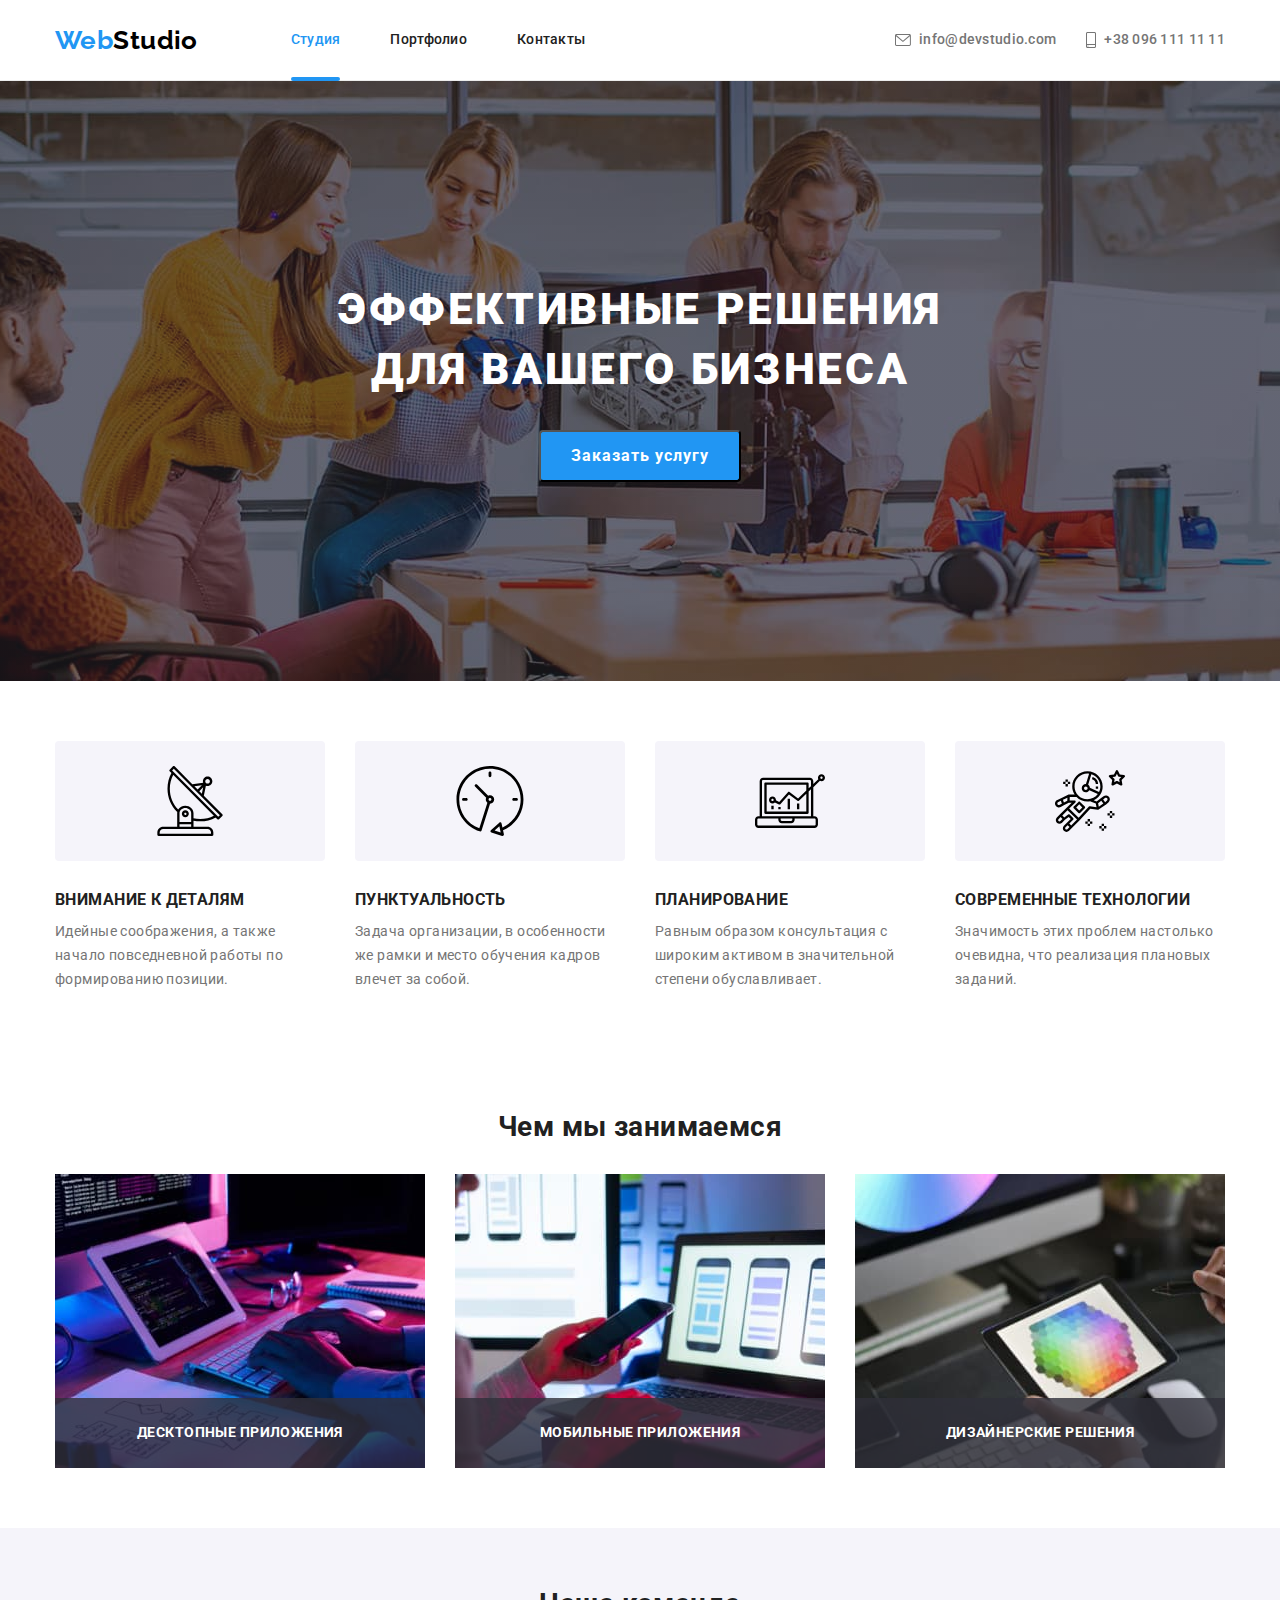
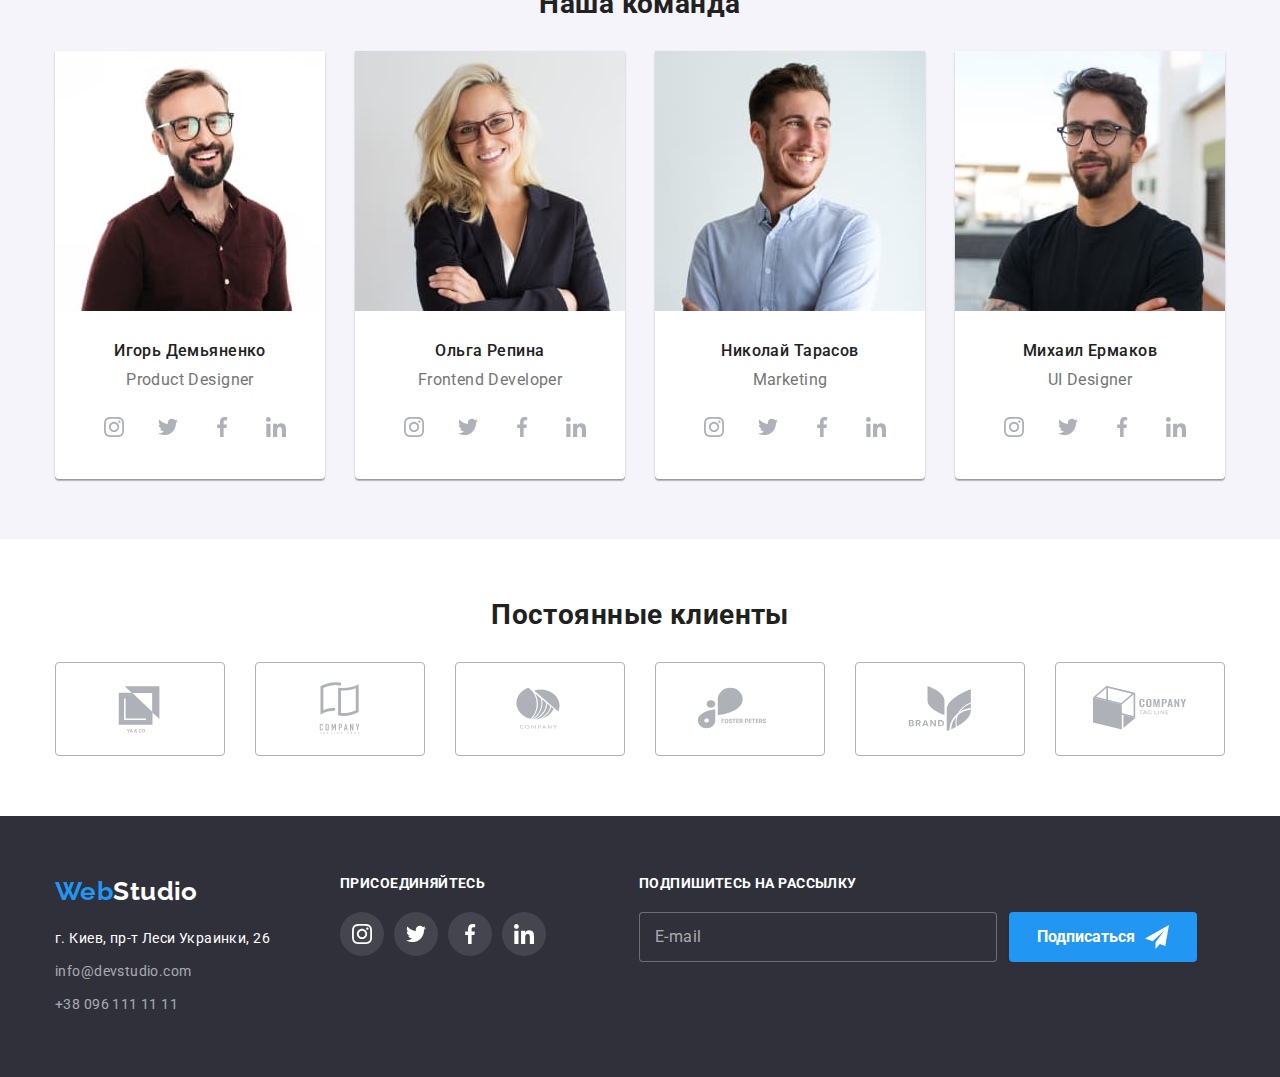
<file: index.html>
<!DOCTYPE html>
<html lang="ru">
  <head>
    <meta charset="UTF-8" />
    <meta http-equiv="X-UA-Compatible" content="IE=edge" />
    <meta name="viewport" content="width=device-width, initial-scale=1.0" />
    <title>Студия</title>
    <link
      href="https://fonts.googleapis.com/css2?family=Raleway:wght@700&family=Roboto:wght@400;500;700;900&display=swap"
      rel="stylesheet"
    />
    <link rel="stylesheet" href="./css/main.min.css" />
  </head>
  <body>
    <!-- Навигация -->
    <header class="page-heder">
      <div class="container page-heder__container">
        <a href="/" class="logo logo--padding"><span class="logo__accent">Web</span>Studio</a>
        <button
          type="button"
          class="menu-btn"
          aria-expanded="false"
          aria-controls="mobail-menu"
          data-menu-button
        >
          <svg
            class="menu-btn__btn-close"
            width="40"
            height="40"
            aria-label="Переключатель мобильного меню"
          >
            <use class="menu-btn__icon-close" href="./images/icons.svg#close-menu"></use>
          </svg>
          <svg width="40" height="40" aria-label="Переключатель мобильного меню">
            <use class="menu-btn__icon-menu" href="./images/icons.svg#menu"></use>
          </svg>
        </button>
        <div class="mobail-menu" id="mobail-menu" data-menu>
          <ul class="site-nav">
            <li class="site-nav__item">
              <a href="" class="site-nav__link site-nav__link--current">Студия</a>
            </li>
            <li class="site-nav__item">
              <a href="./portfolio.html" class="site-nav__link">Портфолио</a>
            </li>
            <li class="site-nav__item"><a href="" class="site-nav__link">Контакты</a></li>
          </ul>

          <ul class="info-nav">
            <li class="info-nav__item info-nav__item--mail">
              <a href="mailto:info@devstudio.com" class="info-nav__link info-nav__link--mail">
                <svg class="info-nav__icon" width="16" height="12">
                  <use href="./images/icons.svg#envelope"></use>
                </svg>
                info@devstudio.com</a
              >
            </li>
            <li class="info-nav__item info-nav__item--tel">
              <a href="tel:+380961111111" class="info-nav__link info-nav__link--tel">
                <svg class="info-nav__icon" width="10" height="16">
                  <use href="./images/icons.svg#smartphone"></use>
                </svg>
                +38 096 111 11 11</a
              >
            </li>
          </ul>
          <ul class="social-nav">
            <li class="social-nav__item"><a href="" class="social-nav__link">Instagram</a></li>
            <li class="social-nav__item"><a href="" class="social-nav__link">Twitter</a></li>
            <li class="social-nav__item"><a href="" class="social-nav__link">Facebook</a></li>
            <li class="social-nav__item"><a href="" class="social-nav__link">LinkedIn</a></li>
          </ul>
        </div>
      </div>
    </header>
    <main>
      <!--Герой-->
      <section class="hero">
        <div class="container hero__container">
          <h1 class="hero__title">Эффективные решения для вашего бизнеса</h1>
          <button type="button" class="hero__btn" data-modal-open>Заказать услугу</button>
        </div>
      </section>
      <!--Особенности-->
      <section class="section">
        <div class="container">
          <h2 class="section__title section__title--visually-hidden">Особенности</h2>
          <ul class="features">
            <li class="features__item">
              <div class="features__icon">
                <svg width="70" height="70">
                  <use href="./images/icons.svg#antenna"></use>
                </svg>
              </div>
              <h3 class="features__title">Внимание к деталям</h3>
              <p class="features__text">
                Идейные соображения, а также начало повседневной работы по формированию позиции.
              </p>
            </li>
            <li class="features__item">
              <div class="features__icon">
                <svg width="70" height="70">
                  <use href="./images/icons.svg#clock"></use>
                </svg>
              </div>
              <h3 class="features__title">Пунктуальность</h3>
              <p class="features__text">
                Задача организации, в особенности же рамки и место обучения кадров влечет за собой.
              </p>
            </li>
            <li class="features__item">
              <div class="features__icon">
                <svg width="70" height="70">
                  <use href="./images/icons.svg#diagram"></use>
                </svg>
              </div>
              <h3 class="features__title">Планирование</h3>
              <p class="features__text">
                Равным образом консультация с широким активом в значительной степени обуславливает.
              </p>
            </li>
            <li class="features__item">
              <div class="features__icon">
                <svg width="70" height="70">
                  <use href="./images/icons.svg#astronaut"></use>
                </svg>
              </div>
              <h3 class="features__title">Современные технологии</h3>
              <p class="features__text">
                Значимость этих проблем настолько очевидна, что реализация плановых заданий.
              </p>
            </li>
          </ul>
        </div>
      </section>
      <!--Чем мы занимаемся-->
      <section class="section section--examples-mobail">
        <div class="container">
          <h2 class="section__title">Чем мы занимаемся</h2>
          <ul class="examples">
            <li class="examples__item">
              <img
                srcset="./images/box1.jpg 1x, ./images/box1@2x.jpg 2x"
                src="./images/box1.jpg"
                alt="человек набирает текст на клавиатуре"
                width="370"
              />
              <p class="examples__text">Десктопные приложения</p>
            </li>
            <li class="examples__item">
              <img
                srcset="./images/box2.jpg 1x, ./images/box2@2x.jpg 2x"
                src="./images/box2.jpg"
                alt="человек держа в левой руке мобильний телефон, работает на ноутбуке правой рукой"
                width="370"
              />
              <p class="examples__text">Мобильные приложения</p>
            </li>
            <li class="examples__item">
              <img
                srcset="./images/box3.jpg 1x, ./images/box3@2x.jpg 2x"
                src="./images/box3.jpg"
                alt="человек на планшете рассматривет палитру цветов"
                width="370"
              />
              <p class="examples__text">Дизайнерские решения</p>
            </li>
          </ul>
        </div>
      </section>
      <!--Наша команда-->
      <section class="section section--team-background">
        <div class="container">
          <h2 class="section__title">Наша команда</h2>
          <ul class="team">
            <li class="team__item">
              <img
                srcset="./images/igor.jpg 1x, ./images/igor@2x.jpg 2x"
                src="./images/igor.jpg"
                alt="фото Игоря Демьяненко"
                width="270"
                class="team__img"
              />
              <div class="team__block">
                <h3 class="team__title">Игорь Демьяненко</h3>
                <p lang="en" class="team__text">Product Designer</p>
                <ul class="icon-list">
                  <li class="icon-list__item">
                    <a href="" class="icon-list__link">
                      <svg class="icon-list__icon" width="20px" height="20px">
                        <use href="./images/icons.svg#instagram"></use>
                      </svg>
                    </a>
                  </li>
                  <li class="icon-list__item">
                    <a href="" class="icon-list__link"
                      ><svg class="icon-list__icon" width="20px" height="20px">
                        <use href="./images/icons.svg#twitter"></use></svg
                    ></a>
                  </li>
                  <li class="icon-list__item">
                    <a href="" class="icon-list__link"
                      ><svg class="icon-list__icon" width="20px" height="20px">
                        <use href="./images/icons.svg#facebook"></use></svg
                    ></a>
                  </li>
                  <li class="icon-list__item">
                    <a href="" class="icon-list__link"
                      ><svg class="icon-list__icon" width="20px" height="20px">
                        <use href="./images/icons.svg#linkedin"></use></svg
                    ></a>
                  </li>
                </ul>
              </div>
            </li>
            <li class="team__item">
              <img
                srcset="./images/olga.jpg 1x, ./images/olga@2x.jpg 2x"
                src="./images/olga.jpg"
                alt="фото Ольги Репиной"
                width="270"
                class="team__img"
              />
              <div class="team__block">
                <h3 class="team__title">Ольга Репина</h3>
                <p lang="en" class="team__text">Frontend Developer</p>
                <ul class="icon-list">
                  <li class="icon-list__item">
                    <a href="" class="icon-list__link">
                      <svg class="icon-list__icon" width="20px" height="20px">
                        <use href="./images/icons.svg#instagram"></use>
                      </svg>
                    </a>
                  </li>
                  <li class="icon-list__item">
                    <a href="" class="icon-list__link"
                      ><svg class="icon-list__icon" width="20px" height="20px">
                        <use href="./images/icons.svg#twitter"></use></svg
                    ></a>
                  </li>
                  <li class="icon-list__item">
                    <a href="" class="icon-list__link"
                      ><svg class="icon-list__icon" width="20px" height="20px">
                        <use href="./images/icons.svg#facebook"></use></svg
                    ></a>
                  </li>
                  <li class="icon-list__item">
                    <a href="" class="icon-list__link"
                      ><svg class="icon-list__icon" width="20px" height="20px">
                        <use href="./images/icons.svg#linkedin"></use></svg
                    ></a>
                  </li>
                </ul>
              </div>
            </li>
            <li class="team__item">
              <img
                srcset="./images/nikolai.jpg 1x, ./images/nikolai@2x.jpg 2x"
                src="./images/nikolai.jpg"
                alt="фото Николая Тарасова"
                width="270"
                class="team__img"
              />
              <div class="team__block">
                <h3 class="team__title">Николай Тарасов</h3>
                <p lang="en" class="team__text">Marketing</p>
                <ul class="icon-list">
                  <li class="icon-list__item">
                    <a href="" class="icon-list__link">
                      <svg class="icon-list__icon" width="20px" height="20px">
                        <use href="./images/icons.svg#instagram"></use>
                      </svg>
                    </a>
                  </li>
                  <li class="icon-list__item">
                    <a href="" class="icon-list__link"
                      ><svg class="icon-list__icon" width="20px" height="20px">
                        <use href="./images/icons.svg#twitter"></use></svg
                    ></a>
                  </li>
                  <li class="icon-list__item">
                    <a href="" class="icon-list__link"
                      ><svg class="icon-list__icon" width="20px" height="20px">
                        <use href="./images/icons.svg#facebook"></use></svg
                    ></a>
                  </li>
                  <li class="icon-list__item">
                    <a href="" class="icon-list__link"
                      ><svg class="icon-list__icon" width="20px" height="20px">
                        <use href="./images/icons.svg#linkedin"></use></svg
                    ></a>
                  </li>
                </ul>
              </div>
            </li>
            <li class="team__item">
              <img
                srcset="./images/mixail.jpg 1x, ./images/mixail@2x.jpg 2x"
                src="./images/mixail.jpg"
                alt="фото Михаила Ермакова"
                width="270"
                class="team__img"
              />
              <div class="team__block">
                <h3 class="team__title">Михаил Ермаков</h3>
                <p lang="en" class="team__text">UI Designer</p>
                <ul class="icon-list">
                  <li class="icon-list__item">
                    <a href="" class="icon-list__link">
                      <svg class="icon-list__icon" width="20px" height="20px">
                        <use href="./images/icons.svg#instagram"></use>
                      </svg>
                    </a>
                  </li>
                  <li class="icon-list__item">
                    <a href="" class="icon-list__link"
                      ><svg class="icon-list__icon" width="20px" height="20px">
                        <use href="./images/icons.svg#twitter"></use></svg
                    ></a>
                  </li>
                  <li class="icon-list__item">
                    <a href="" class="icon-list__link"
                      ><svg class="icon-list__icon" width="20px" height="20px">
                        <use href="./images/icons.svg#facebook"></use></svg
                    ></a>
                  </li>
                  <li class="icon-list__item">
                    <a href="" class="icon-list__link"
                      ><svg class="icon-list__icon" width="20px" height="20px">
                        <use href="./images/icons.svg#linkedin"></use></svg
                    ></a>
                  </li>
                </ul>
              </div>
            </li>
          </ul>
        </div>
      </section>
      <!-- Постоянные клиенты -->
      <section class="section">
        <div class="container">
          <h2 class="section__title">Постоянные клиенты</h2>
          <ul class="clients">
            <li class="clients__item">
              <a href="" class="clients__link">
                <svg class="clients__icon" width="106" height="60">
                  <use href="./images/icons.svg#company"></use>
                </svg>
              </a>
            </li>
            <li class="clients__item">
              <a href="" class="clients__link">
                <svg class="clients__icon" width="106" height="60">
                  <use href="./images/icons.svg#company2"></use>
                </svg>
              </a>
            </li>
            <li class="clients__item">
              <a href="" class="clients__link">
                <svg class="clients__icon" width="106" height="60">
                  <use href="./images/icons.svg#company3"></use>
                </svg>
              </a>
            </li>
            <li class="clients__item">
              <a href="" class="clients__link">
                <svg class="clients__icon" width="106" height="60">
                  <use href="./images/icons.svg#company4"></use>
                </svg>
              </a>
            </li>
            <li class="clients__item">
              <a href="" class="clients__link">
                <svg class="clients__icon" width="106" height="60">
                  <use href="./images/icons.svg#company5"></use>
                </svg>
              </a>
            </li>
            <li class="clients__item">
              <a href="" class="clients__link">
                <svg class="clients__icon" width="106" height="60">
                  <use href="./images/icons.svg#company6"></use>
                </svg>
              </a>
            </li>
          </ul>
        </div>
      </section>
    </main>
    <!--Подвал-->
    <footer class="page-footer">
      <div class="container container--flex">
        <div class="page-footer__tablet">
          <div>
            <a href="/" class="logo logo--footer"><span class="logo__accent">Web</span>Studio</a>
            <address class="address">
              <ul class="address__list">
                <li class="address__item">г. Киев, пр-т Леси Украинки, 26</li>
                <li class="address__item">
                  <a href="mailto:info@devstudio.com" class="address__link">info@devstudio.com</a>
                </li>
                <li class="address__item">
                  <a href="tel:+380961111111" class="address__link">+38 096 111 11 11</a>
                </li>
              </ul>
            </address>
          </div>
          <div class="social">
            <h2 class="page-footer__title">присоединяйтесь</h2>
            <ul class="social__list">
              <li class="social__item">
                <a href="" class="social__link">
                  <svg class="social__icon" width="20px" height="20px">
                    <use href="./images/icons.svg#instagram"></use>
                  </svg>
                </a>
              </li>
              <li class="social__item">
                <a href="" class="social__link"
                  ><svg class="social__icon" width="20px" height="20px">
                    <use href="./images/icons.svg#twitter"></use></svg
                ></a>
              </li>
              <li class="social__item">
                <a href="" class="social__link"
                  ><svg class="social__icon" width="20px" height="20px">
                    <use href="./images/icons.svg#facebook"></use></svg
                ></a>
              </li>
              <li class="social__item">
                <a href="" class="social__link"
                  ><svg class="social__icon" width="20px" height="20px">
                    <use href="./images/icons.svg#linkedin"></use></svg
                ></a>
              </li>
            </ul>
          </div>
        </div>
        <form class="footer-form">
          <h2 class="page-footer__title">Подпишитесь на рассылку</h2>
          <div class="page-footer__form">
            <input
              type="email"
              name="email"
              id="footer-modal-email"
              class="footer-form__mail"
              placeholder=" "
            />
            <label for="footer-modal-email" class="footer-form__label">E-mail</label>
            <button type="submit" class="footer-form__btn">
              Подписаться
              <svg width="24" height="24" class="footer-form__icon">
                <use href="./images/icons.svg#send"></use>
              </svg>
            </button>
          </div>
        </form>
      </div>
    </footer>
    <!-- Модальное окно -->
    <div class="backdrop is-hidden" data-modal>
      <div class="modal">
        <button class="modal__btn" type="button" data-modal-close>
          <svg class="modal__icon" width="18" height="18">
            <use href="./images/icons.svg#close"></use>
          </svg>
        </button>
        <form class="modal-form" autocomplete="off">
          <p class="modal-form__title">Оставьте свои данные, мы вам перезвоним</p>
          <label for="" class="modal-form__label">
            Имя
            <input type="text" name="name" class="modal-form__input" />
            <svg class="modal-form__icon" width="18" height="18">
              <use href="./images/icons.svg#person"></use>
            </svg>
          </label>
          <label for="" class="modal-form__label">
            Телефон
            <input type="tel" name="tel" class="modal-form__input" />
            <svg class="modal-form__icon" width="18" height="18">
              <use href="./images/icons.svg#phone"></use></svg
          ></label>
          <label for="" class="modal-form__label">
            Почта
            <input type="email" name="mail" class="modal-form__input" />
            <svg class="modal-form__icon" width="18" height="18">
              <use href="./images/icons.svg#email"></use></svg
          ></label>
          <div class="modal-form__field">
            <label for="comments" class="modal-form__label modal-form__label--indent"
              >Комментарий</label
            >
            <textarea
              name="comments"
              id="comments"
              placeholder="Введите текст"
              class="modal-form__area"
            ></textarea>
          </div>
          <label class="modal-form__check">
            <input class="modal-form__checkbox" name="checkbox" type="checkbox" />
            <span class="modal-form__check-icon"></span>
            Соглашаюсь с рассылкой и принимаю
            <a href="" class="modal-form__link"> Условия договора</a>
          </label>
          <button type="submit" class="modal-form__btn">Отправить</button>
        </form>
      </div>
    </div>
    <script src="./js/modal.js"></script>
    <script src="./js/menu.js"></script>
  </body>
</html>
</file>
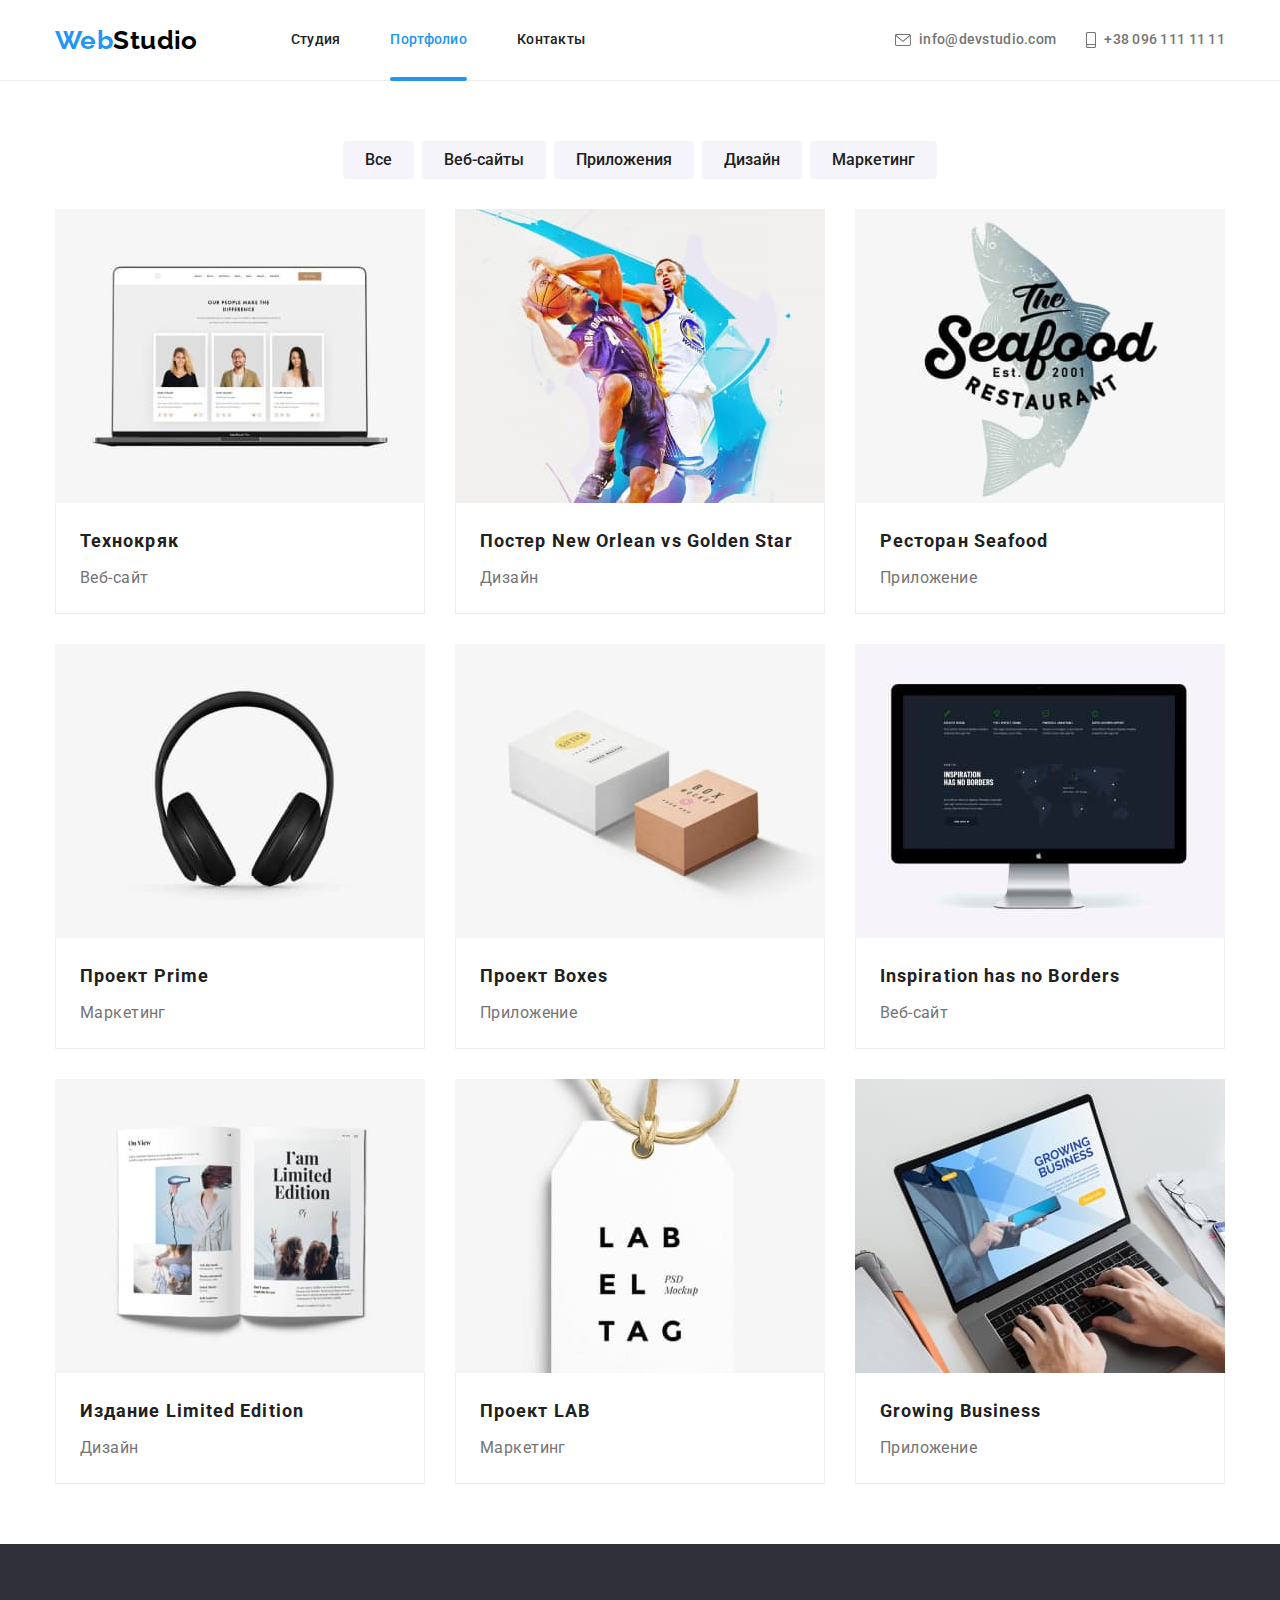
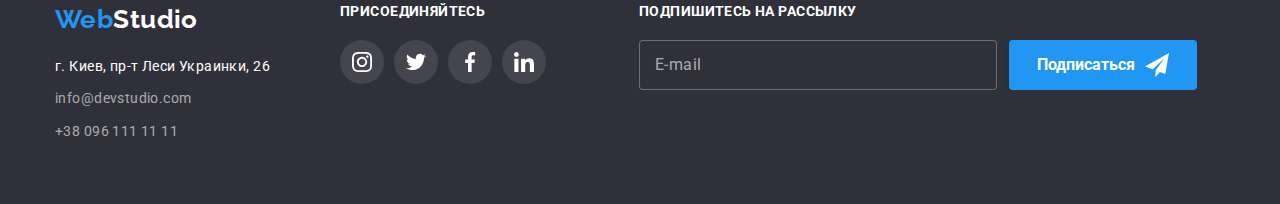
<file: portfolio.html>
<!DOCTYPE html>
<html lang="ru">
  <head>
    <meta charset="UTF-8" />
    <meta http-equiv="X-UA-Compatible" content="IE=edge" />
    <meta name="viewport" content="width=device-width, initial-scale=1.0" />
    <title>Портфолио</title>
    <link
      href="https://fonts.googleapis.com/css2?family=Raleway:wght@700&family=Roboto:wght@400;500;700;900&display=swap"
      rel="stylesheet"
    />
    <link rel="stylesheet" href="./css/main.min.css" />
  </head>
  <body>
    <!-- Навигация -->
    <header class="page-heder">
      <div class="container page-heder__container">
        <a href="/" class="logo logo--padding"><span class="logo__accent">Web</span>Studio</a>
        <button
          type="button"
          class="menu-btn"
          aria-expanded="false"
          aria-controls="mobail-menu"
          data-menu-button
        >
          <svg width="40" height="40" aria-label="Переключатель мобильного меню">
            <use class="menu-btn__icon-close" href="./images/icons.svg#close-menu"></use>
            <use class="menu-btn__icon-menu" href="./images/icons.svg#menu"></use>
          </svg>
        </button>
        <div class="mobail-menu" id="mobail-menu" data-menu>
          <ul class="site-nav">
            <li class="site-nav__item">
              <a href="./index.html" class="site-nav__link">Студия</a>
            </li>
            <li class="site-nav__item">
              <a href="" class="site-nav__link site-nav__link--current">Портфолио</a>
            </li>
            <li class="site-nav__item"><a href="" class="site-nav__link">Контакты</a></li>
          </ul>

          <ul class="info-nav">
            <li class="info-nav__item info-nav__item--mail">
              <a href="mailto:info@devstudio.com" class="info-nav__link info-nav__link--mail">
                <svg class="info-nav__icon" width="16" height="12">
                  <use href="./images/icons.svg#envelope"></use>
                </svg>
                info@devstudio.com</a
              >
            </li>
            <li class="info-nav__item info-nav__item--tel">
              <a href="tel:+380961111111" class="info-nav__link info-nav__link--tel">
                <svg class="info-nav__icon" width="10" height="16">
                  <use href="./images/icons.svg#smartphone"></use>
                </svg>
                +38 096 111 11 11</a
              >
            </li>
          </ul>
          <ul class="social-nav">
            <li class="social-nav__item"><a href="" class="social-nav__link">Instagram</a></li>
            <li class="social-nav__item"><a href="" class="social-nav__link">Twitter</a></li>
            <li class="social-nav__item"><a href="" class="social-nav__link">Facebook</a></li>
            <li class="social-nav__item"><a href="" class="social-nav__link">LinkedIn</a></li>
          </ul>
        </div>
      </div>
    </header>
    <main>
      <!-- Наши работы -->
      <section class="section">
        <div class="container">
          <h1 class="section__title section__title--visually-hidden">Наши работы</h1>
          <ul class="button-list">
            <li class="button-list__item">
              <button type="button" class="button-list__btn">Все</button>
            </li>
            <li class="button-list__item">
              <button type="button" class="button-list__btn">Веб-сайты</button>
            </li>
            <li class="button-list__item">
              <button type="button" class="button-list__btn">Приложения</button>
            </li>
            <li class="button-list__item">
              <button type="button" class="button-list__btn">Дизайн</button>
            </li>
            <li class="button-list__item">
              <button type="button" class="button-list__btn">Маркетинг</button>
            </li>
          </ul>
          <ul class="work-list">
            <li class="work-list__item">
              <a href="" class="work-list__link">
                <div class="thumb">
                  <img
                    srcset="./images/portfolio1.jpg 1x, ./images/portfolio1@2x.jpg 2x"
                    src="./images/portfolio1.jpg"
                    alt="ноутбук на котором изображены карточки содрудников"
                    width="370"
                    class="thumb__img"
                  />
                  <div class="thumb__overlay">
                    <p class="thumb__text">
                      Технокряк это современная площадка распространения коронавируса. Компании
                      используют эту платформу для цифрового шпионажа и атак на защищённые сервера
                      конкурентов.
                    </p>
                  </div>
                </div>
                <div class="work-list__border">
                  <h2 class="work-list__title">Технокряк</h2>
                  <p class="work-list__text">Веб-сайт</p>
                </div>
              </a>
            </li>
            <li class="work-list__item">
              <a href="" class="work-list__link"
                ><div class="thumb">
                  <img
                    srcset="./images/portfolio2.jpg 1x, ./images/portfolio2@2x.jpg 2x"
                    src="./images/portfolio2.jpg"
                    alt="два бацкетболитста борятся за мячь"
                    width="370"
                    class="thumb__img"
                  />
                  <div class="thumb__overlay">
                    <p class="thumb__text">
                      Технокряк это современная площадка распространения коронавируса. Компании
                      используют эту платформу для цифрового шпионажа и атак на защищённые сервера
                      конкурентов.
                    </p>
                  </div>
                </div>
                <div class="work-list__border">
                  <h2 class="work-list__title">Постер New Orlean vs Golden Star</h2>
                  <p class="work-list__text">Дизайн</p>
                </div>
              </a>
            </li>
            <li class="work-list__item">
              <a href="" class="work-list__link"
                ><div class="thumb">
                  <img
                    srcset="./images/portfolio3.jpg 1x, ./images/portfolio3@2x.jpg 2x"
                    src="./images/portfolio3.jpg"
                    alt="логотип ресторана"
                    width="370"
                    class="thumb__img"
                  />
                  <div class="thumb__overlay">
                    <p class="thumb__text">
                      Технокряк это современная площадка распространения коронавируса. Компании
                      используют эту платформу для цифрового шпионажа и атак на защищённые сервера
                      конкурентов.
                    </p>
                  </div>
                </div>
                <div class="work-list__border">
                  <h2 class="work-list__title">Ресторан Seafood</h2>
                  <p class="work-list__text">Приложение</p>
                </div>
              </a>
            </li>
            <li class="work-list__item">
              <a href="" class="work-list__link"
                ><div class="thumb">
                  <img
                    srcset="./images/portfolio4.jpg 1x, ./images/portfolio4@2x.jpg 2x"
                    src="./images/portfolio4.jpg"
                    alt="наушники"
                    width="370"
                    class="thumb__img"
                  />
                  <div class="thumb__overlay">
                    <p class="thumb__text">
                      Технокряк это современная площадка распространения коронавируса. Компании
                      используют эту платформу для цифрового шпионажа и атак на защищённые сервера
                      конкурентов.
                    </p>
                  </div>
                </div>
                <div class="work-list__border">
                  <h2 class="work-list__title">Проект Prime</h2>
                  <p class="work-list__text">Маркетинг</p>
                </div>
              </a>
            </li>
            <li class="work-list__item">
              <a href="" class="work-list__link"
                ><div class="thumb">
                  <img
                    srcset="./images/portfolio5.jpg 1x, ./images/portfolio5@2x.jpg 2x"
                    src="./images/portfolio5.jpg"
                    alt="две коробки"
                    width="370"
                    class="thumb__img"
                  />
                  <div class="thumb__overlay">
                    <p class="thumb__text">
                      Технокряк это современная площадка распространения коронавируса. Компании
                      используют эту платформу для цифрового шпионажа и атак на защищённые сервера
                      конкурентов.
                    </p>
                  </div>
                </div>
                <div class="work-list__border">
                  <h2 class="work-list__title">Проект Boxes</h2>
                  <p class="work-list__text">Приложение</p>
                </div>
              </a>
            </li>
            <li class="work-list__item">
              <a href="" class="work-list__link"
                ><div class="thumb">
                  <img
                    srcset="./images/portfolio6.jpg 1x, ./images/portfolio6@2x.jpg 2x"
                    src="./images/portfolio6.jpg"
                    alt="моноблок фирмы apple"
                    width="370"
                    class="thumb__img"
                  />
                  <div class="thumb__overlay">
                    <p class="thumb__text">
                      Технокряк это современная площадка распространения коронавируса. Компании
                      используют эту платформу для цифрового шпионажа и атак на защищённые сервера
                      конкурентов.
                    </p>
                  </div>
                </div>
                <div class="work-list__border">
                  <h2 class="work-list__title">Inspiration has no Borders</h2>
                  <p class="work-list__text">Веб-сайт</p>
                </div>
              </a>
            </li>
            <li class="work-list__item">
              <a href="" class="work-list__link"
                ><div class="thumb">
                  <img
                    srcset="./images/portfolio7.jpg 1x, ./images/portfolio7@2x.jpg 2x"
                    src="./images/portfolio7.jpg"
                    alt="развернутая книга limited edition"
                    width="370"
                    class="thumb__img"
                  />
                  <div class="thumb__overlay">
                    <p class="thumb__text">
                      Технокряк это современная площадка распространения коронавируса. Компании
                      используют эту платформу для цифрового шпионажа и атак на защищённые сервера
                      конкурентов.
                    </p>
                  </div>
                </div>
                <div class="work-list__border">
                  <h2 class="work-list__title">Издание Limited Edition</h2>
                  <p class="work-list__text">Дизайн</p>
                </div>
              </a>
            </li>
            <li class="work-list__item">
              <a href="" class="work-list__link"
                ><div class="thumb">
                  <img
                    srcset="./images/portfolio8.jpg 1x, ./images/portfolio8@2x.jpg 2x"
                    src="./images/portfolio8.jpg"
                    alt="ярлык с надписью label tag"
                    width="370"
                    class="thumb__img"
                  />
                  <div class="thumb__overlay">
                    <p class="thumb__text">
                      Технокряк это современная площадка распространения коронавируса. Компании
                      используют эту платформу для цифрового шпионажа и атак на защищённые сервера
                      конкурентов.
                    </p>
                  </div>
                </div>
                <div class="work-list__border">
                  <h2 class="work-list__title">Проект LAB</h2>
                  <p class="work-list__text">Маркетинг</p>
                </div>
              </a>
            </li>
            <li class="work-list__item">
              <a href="" class="work-list__link"
                ><div class="thumb">
                  <img
                    srcset="./images/portfolio9.jpg 1x, ./images/portfolio9@2x.jpg 2x"
                    src="./images/portfolio9.jpg"
                    alt="человек работает на ноутбуке"
                    width="370"
                    class="thumb__img"
                  />
                  <div class="thumb__overlay">
                    <p class="thumb__text">
                      Технокряк это современная площадка распространения коронавируса. Компании
                      используют эту платформу для цифрового шпионажа и атак на защищённые сервера
                      конкурентов.
                    </p>
                  </div>
                </div>
                <div class="work-list__border">
                  <h2 class="work-list__title">Growing Business</h2>
                  <p class="work-list__text">Приложение</p>
                </div>
              </a>
            </li>
          </ul>
        </div>
      </section>
    </main>
    <!--Подвал-->
    <footer class="page-footer">
      <div class="container container--flex">
        <div class="page-footer__tablet">
          <div>
            <a href="/" class="logo logo--footer"><span class="logo__accent">Web</span>Studio</a>
            <address class="address">
              <ul class="address__list">
                <li class="address__item">г. Киев, пр-т Леси Украинки, 26</li>
                <li class="address__item">
                  <a href="mailto:info@devstudio.com" class="address__link">info@devstudio.com</a>
                </li>
                <li class="address__item">
                  <a href="tel:+380961111111" class="address__link">+38 096 111 11 11</a>
                </li>
              </ul>
            </address>
          </div>
          <div class="social">
            <h2 class="page-footer__title">присоединяйтесь</h2>
            <ul class="social__list">
              <li class="social__item">
                <a href="" class="social__link">
                  <svg class="social__icon" width="20px" height="20px">
                    <use href="./images/icons.svg#instagram"></use>
                  </svg>
                </a>
              </li>
              <li class="social__item">
                <a href="" class="social__link"
                  ><svg class="social__icon" width="20px" height="20px">
                    <use href="./images/icons.svg#twitter"></use></svg
                ></a>
              </li>
              <li class="social__item">
                <a href="" class="social__link"
                  ><svg class="social__icon" width="20px" height="20px">
                    <use href="./images/icons.svg#facebook"></use></svg
                ></a>
              </li>
              <li class="social__item">
                <a href="" class="social__link"
                  ><svg class="social__icon" width="20px" height="20px">
                    <use href="./images/icons.svg#linkedin"></use></svg
                ></a>
              </li>
            </ul>
          </div>
        </div>
        <form class="footer-form">
          <h2 class="page-footer__title">Подпишитесь на рассылку</h2>
          <div class="page-footer__form">
            <input
              type="email"
              name="email"
              id="footer-modal-email"
              class="footer-form__mail"
              placeholder=" "
            />
            <label for="footer-modal-email" class="footer-form__label">E-mail</label>
            <button type="submit" class="footer-form__btn">
              Подписаться
              <svg width="24" height="24" class="footer-form__icon">
                <use href="./images/icons.svg#send"></use>
              </svg>
            </button>
          </div>
        </form>
      </div>
    </footer>
    <script src="./js/menu.js"></script>
  </body>
</html>
</file>
<file: css/main.min.css>
/*! modern-normalize v1.1.0 | MIT License | https://github.com/sindresorhus/modern-normalize */*,::before,::after{-webkit-box-sizing:border-box;box-sizing:border-box}html{line-height:1.15;-webkit-text-size-adjust:100%;-moz-tab-size:4;-o-tab-size:4;tab-size:4}body{margin:0;font-family:system-ui,-apple-system,"Segoe UI",Roboto,Helvetica,Arial,sans-serif,"Apple Color Emoji","Segoe UI Emoji"}hr{height:0;color:inherit}abbr[title]{-webkit-text-decoration:underline dotted;text-decoration:underline dotted}b,strong{font-weight:bolder}code,kbd,samp,pre{font-family:ui-monospace, SFMono-Regular, Consolas, 'Liberation Mono', Menlo, monospace;font-size:1em}small{font-size:80%}sub,sup{font-size:75%;line-height:0;position:relative;vertical-align:baseline}sub{bottom:-0.25em}sup{top:-0.5em}table{text-indent:0;border-color:inherit}button,input,optgroup,select,textarea{font-family:inherit;font-size:100%;line-height:1.15;margin:0}button,select{text-transform:none}button,[type='button'],[type='reset'],[type='submit']{-webkit-appearance:button}::-moz-focus-inner{border-style:none;padding:0}:-moz-focusring{outline:1px dotted ButtonText}:-moz-ui-invalid{box-shadow:none}legend{padding:0}progress{vertical-align:baseline}::-webkit-inner-spin-button,::-webkit-outer-spin-button{height:auto}[type='search']{-webkit-appearance:textfield;outline-offset:-2px}::-webkit-search-decoration{-webkit-appearance:none}::-webkit-file-upload-button{-webkit-appearance:button;font:inherit}summary{display:list-item}img{display:block;max-width:100%;height:auto}ul,ol{margin:0;padding:0;list-style:none}a{text-decoration:none}.section__title--visually-hidden{position:absolute;clip:rect(0 0 0 0);width:1px;height:1px;margin:-1px;border:0;padding:0;overflow:hidden}body{background-color:#fff;color:#757575;font-family:Roboto, sans-serif;letter-spacing:0.03em;font-size:14px}.section{padding-top:60px;padding-bottom:60px}.section__title{margin-top:0;margin-bottom:30px;font-weight:700;font-size:28px;line-height:1.17;text-align:center;color:#212121}.container{padding-left:15px;padding-right:15px;margin:0 auto}@media screen and (min-width: 480px){.container{width:480px}}@media screen and (min-width: 768px){.container{width:768px}}@media screen and (min-width: 1200px){.container{width:1200px}}.page-heder{position:relative;border-bottom:1px solid #ececec}.page-heder__container{display:-webkit-box;display:-ms-flexbox;display:flex;-webkit-box-pack:justify;-ms-flex-pack:justify;justify-content:space-between;-webkit-box-align:center;-ms-flex-align:center;align-items:center}.menu-btn{z-index:2;display:inline-block;margin:0;padding:0;border:none;background-color:transparent;-webkit-transition:fill 250ms cubic-bezier(0.4, 0, 0.2, 1);transition:fill 250ms cubic-bezier(0.4, 0, 0.2, 1)}.menu-btn__btn-close{position:absolute;top:10px;right:15px}.menu-btn__icon-close,.menu-btn__icon-menu{fill:currentColor}.menu-btn:active{color:#2196f3}.menu-btn__icon-close{display:none}.menu-btn.is-open .menu-btn__icon-close{display:block}.menu-btn.is-open .menu-btn__icon-menu{display:none}@media screen and (min-width: 768px){.menu-btn{display:none}}.mobail-menu{display:none;position:absolute;top:0;left:0;z-index:1;width:100%;height:796px;padding:48px 40px;font-weight:500;font-size:40px;line-height:1.18;letter-spacing:0.02em;background-color:#fff}@media screen and (max-width: 479px){.mobail-menu{padding:48px 15px}}.mobail-menu.is-open{display:block}@media screen and (min-width: 768px){.mobail-menu.is-open{display:-webkit-box;display:-ms-flexbox;display:flex}}@media screen and (min-width: 768px){.mobail-menu{position:relative;display:-webkit-box;display:-ms-flexbox;display:flex;-webkit-box-pack:justify;-ms-flex-pack:justify;justify-content:space-between;height:80px;padding:0;font-size:14px;line-height:1.14}}.site-nav{margin-bottom:302px}@media screen and (max-width: 479px){.site-nav{margin-bottom:250px}}@media screen and (min-width: 768px){.site-nav{display:-webkit-box;display:-ms-flexbox;display:flex;margin:0}}.site-nav__item:not(:last-child){margin-bottom:32px}@media screen and (min-width: 768px){.site-nav__item:not(:last-child){margin-bottom:0;margin-right:50px}}@media screen and (min-width: 768px){.site-nav__item{position:relative;padding:32px 0}}.site-nav__link{display:block;color:#212121;-webkit-transition:color 250ms cubic-bezier(0.4, 0, 0.2, 1);transition:color 250ms cubic-bezier(0.4, 0, 0.2, 1)}.site-nav__link:hover,.site-nav__link:focus{color:#2196f3}.site-nav__link--current{color:#2196f3}@media screen and (min-width: 768px){.site-nav__link--current{color:#2196f3}.site-nav__link--current::after{content:'';position:absolute;left:0;bottom:-1px;width:100%;display:inline-block;vertical-align:bottom;border:2px solid #2196f3;border-radius:2px}}.info-nav{display:-webkit-box;display:-ms-flexbox;display:flex;-webkit-box-orient:vertical;-webkit-box-direction:normal;-ms-flex-direction:column;flex-direction:column;margin-bottom:64px}@media screen and (min-width: 768px){.info-nav{margin:0;padding:21px 0}}@media screen and (min-width: 1200px){.info-nav{-webkit-box-orient:horizontal;-webkit-box-direction:normal;-ms-flex-direction:row;flex-direction:row;padding:32px 0}}.info-nav__item{display:-webkit-box;display:-ms-flexbox;display:flex}.info-nav__item--mail{-webkit-box-ordinal-group:3;-ms-flex-order:2;order:2}@media screen and (min-width: 768px){.info-nav__item--mail{-webkit-box-ordinal-group:2;-ms-flex-order:1;order:1;margin-bottom:10px}}@media screen and (min-width: 1200px){.info-nav__item--mail{margin-bottom:0;margin-right:30px}}.info-nav__item--tel{-webkit-box-ordinal-group:2;-ms-flex-order:1;order:1;margin-bottom:32px}@media screen and (min-width: 768px){.info-nav__item--tel{-webkit-box-ordinal-group:3;-ms-flex-order:2;order:2;margin:0}}.info-nav__link--tel{font-size:34px;line-height:1.18;color:#2196f3}@media screen and (max-width: 479px){.info-nav__link--tel{font-size:9vw}}.info-nav__link--mail{font-size:24px;line-height:1.17;color:#757575}.info-nav__link:focus,.info-nav__link:hover{color:#2196f3;-webkit-transition:color 250ms cubic-bezier(0.4, 0, 0.2, 1);transition:color 250ms cubic-bezier(0.4, 0, 0.2, 1)}@media screen and (min-width: 768px){.info-nav__link{display:-webkit-box;display:-ms-flexbox;display:flex;-webkit-box-align:center;-ms-flex-align:center;align-items:center;font-size:12px;line-height:1.16;color:#757575}}@media screen and (min-width: 1200px){.info-nav__link{font-size:14px;line-height:1.14}}.info-nav__icon{display:none}@media screen and (min-width: 768px){.info-nav__icon{display:block;margin-right:8px;fill:currentColor;-webkit-transition:fill 250ms cubic-bezier(0.4, 0, 0.2, 1);transition:fill 250ms cubic-bezier(0.4, 0, 0.2, 1)}.info-nav__icon:focus,.info-nav__icon:hover{color:#2196f3}}.social-nav{display:-webkit-box;display:-ms-flexbox;display:flex;font-weight:500;font-size:18px;line-height:1.22;letter-spacing:0.02em}@media screen and (max-width: 479px){.social-nav{font-size:4vw}}.social-nav__item{padding:0 10px}.social-nav__item:not(:last-child){border-right:1px solid #21212133}.social-nav__link{color:#2196f3}@media screen and (min-width: 768px){.social-nav{display:none}}.logo{font-family:Raleway, sans-serif;font-weight:700;font-size:24px;line-height:1.16;color:#000}@media screen and (min-width: 1200px){.logo{font-size:26px;line-height:1.19}}.logo__accent{color:#2196f3}.logo--padding{padding:15px 0}@media screen and (min-width: 768px){.logo--padding{padding:0;margin-right:88px}}@media screen and (min-width: 1200px){.logo--padding{margin-right:93px}}.hero{text-align:center;margin:0 auto;background-image:-webkit-gradient(linear, left top, right top, from(rgba(47,48,58,0.4)), to(rgba(47,48,58,0.4))),url(../images/hero.jpg);background-image:linear-gradient(to right, rgba(47,48,58,0.4), rgba(47,48,58,0.4)),url(../images/hero.jpg);background-color:#c4c4c4;background-repeat:no-repeat;background-size:cover;background-position:center}@media (min-device-pixel-ratio: 2), (-webkit-min-device-pixel-ratio: 2), (min-resolution: 192dpi), (min-resolution: 2dppx){.hero{background-image:-webkit-gradient(linear, left top, right top, from(rgba(47,48,58,0.4)), to(rgba(47,48,58,0.4))),url(../images/hero@2x.jpg);background-image:linear-gradient(to right, rgba(47,48,58,0.4), rgba(47,48,58,0.4)),url(../images/hero@2x.jpg)}}@media screen and (min-width: 768px){.hero{display:-webkit-box;display:-ms-flexbox;display:flex;-webkit-box-orient:vertical;-webkit-box-direction:normal;-ms-flex-direction:column;flex-direction:column;-webkit-box-pack:center;-ms-flex-pack:center;justify-content:center;-webkit-box-align:center;-ms-flex-align:center;align-items:center}}@media screen and (min-width: 1200px){.hero{height:600px;max-width:1600px;margin-left:auto;margin-right:auto}}.hero__title{margin-top:0;margin-bottom:30px;font-weight:900;font-size:26px;line-height:1.62;letter-spacing:0.06em;text-transform:uppercase;color:#fff}@media screen and (min-width: 1200px){.hero__title{font-size:44px;line-height:1.36}}.hero__btn{border-radius:4px;padding:9px 30px;font-weight:700;font-size:16px;line-height:1.87;letter-spacing:0.06em;cursor:pointer;background-color:#2196f3;color:#fff;-webkit-transition:background-color 250ms cubic-bezier(0.4, 0, 0.2, 1);transition:background-color 250ms cubic-bezier(0.4, 0, 0.2, 1)}.hero__btn:hover,.hero__btn:focus{background-color:#188ce8}.hero__container{padding:118px 0}@media screen and (min-width: 768px){.hero__container{padding:118px 204px}}@media screen and (min-width: 1200px){.hero__container{padding:0;max-width:696px}}@media screen and (min-width: 768px){.features{display:-webkit-box;display:-ms-flexbox;display:flex;-ms-flex-wrap:wrap;flex-wrap:wrap;margin:-15px}}@media screen and (min-width: 1200px){.features{margin:0}}@media screen and (max-width: 767px){.features__item:not(:last-child){margin-bottom:30px}}@media screen and (min-width: 768px){.features__item{width:calc((100% - 2 * 30px) / 2);margin:15px}}@media screen and (min-width: 1200px){.features__item{width:270px;margin:0}.features__item:not(:last-child){margin-right:30px}}.features__icon{padding:25px 0;display:-webkit-box;display:-ms-flexbox;display:flex;-webkit-box-pack:center;-ms-flex-pack:center;justify-content:center;border-radius:4px;margin-bottom:30px;background-color:#f5f4fa}@media screen and (min-width: 768px){.features__icon{padding:25px 142px}}@media screen and (min-width: 1200px){.features__icon{padding:25px 100px}}.features__title{margin-top:0;margin-bottom:10px;font-weight:700;line-height:1.14;text-transform:uppercase;text-align:center;color:#212121}@media screen and (min-width: 768px){.features__title{text-align:start}}.features__text{line-height:1.71;margin-top:0;margin-bottom:0}.section--examples-mobail{display:none}@media screen and (min-width: 1200px){.section--examples-mobail{display:block}}.section--examples-padding{padding-top:0}.examples{display:-webkit-box;display:-ms-flexbox;display:flex;-webkit-box-pack:justify;-ms-flex-pack:justify;justify-content:space-between}.examples__item{position:relative}.examples__text{position:absolute;right:0;bottom:0;width:370px;height:70px;margin:0;padding:27px 0;font-weight:700;line-height:1.14;text-align:center;text-transform:uppercase;background-color:#2f303acc;color:#fff}.section--team-background{background-color:#f5f4fa}@media screen and (min-width: 768px){.team{display:-webkit-box;display:-ms-flexbox;display:flex;-ms-flex-wrap:wrap;flex-wrap:wrap;margin:-15px}}@media screen and (min-width: 1200px){.team{margin:0}}.team__item{-webkit-box-shadow:0px 1px 3px rgba(0,0,0,0.12),0px 1px 1px rgba(0,0,0,0.14),0px 2px 1px rgba(0,0,0,0.2);box-shadow:0px 1px 3px rgba(0,0,0,0.12),0px 1px 1px rgba(0,0,0,0.14),0px 2px 1px rgba(0,0,0,0.2);border-radius:0px 0px 4px 4px;background-color:#fff}@media screen and (max-width: 767px){.team__item:not(:last-child){margin-bottom:30px}}@media screen and (min-width: 768px){.team__item{width:calc((100% - 2 * 30px) / 2);margin:15px}}@media screen and (min-width: 1200px){.team__item{width:270px;margin:0}.team__item:not(:last-child){margin-right:30px}}.team__img{width:450px}@media screen and (min-width: 768px){.team__img{width:354px}}@media screen and (min-width: 1200px){.team__img{width:270px}}.team__block{padding:30px 122px 24px 122px;text-align:center}@media screen and (max-width: 479px){.team__block{padding:30px 50px}}@media screen and (min-width: 768px){.team__block{padding:30px 74px 24px 74px}}@media screen and (min-width: 1200px){.team__block{padding:30px 32px}}.team__title{margin-top:0;margin-bottom:10px;font-weight:500;font-size:16px;line-height:1.19;color:#212121}.team__text{margin-top:0;margin-bottom:16px;font-size:16px;line-height:1.19}.icon-list{display:-webkit-box;display:-ms-flexbox;display:flex;-webkit-box-pack:center;-ms-flex-pack:center;justify-content:center}.icon-list__item{margin-left:10px}.icon-list__link{display:-webkit-box;display:-ms-flexbox;display:flex;padding:12px;border-radius:50%;color:#afb1b8;-webkit-transition:background-color 250ms cubic-bezier(0.4, 0, 0.2, 1),color 250ms cubic-bezier(0.4, 0, 0.2, 1);transition:background-color 250ms cubic-bezier(0.4, 0, 0.2, 1),color 250ms cubic-bezier(0.4, 0, 0.2, 1)}.icon-list__link:focus,.icon-list__link:hover{background-color:#2196f3;color:#fff}.icon-list__icon{fill:currentColor}.clients{display:-webkit-box;display:-ms-flexbox;display:flex;-ms-flex-wrap:wrap;flex-wrap:wrap;margin:-15px}@media screen and (max-width: 479px){.clients{-webkit-box-pack:center;-ms-flex-pack:center;justify-content:center}}@media screen and (min-width: 1200px){.clients{margin:0}}.clients__item{margin:15px}@media screen and (min-width: 1200px){.clients__item{margin:0}.clients__item:not(:last-child){margin-right:30px}}.clients__link{display:-webkit-box;display:-ms-flexbox;display:flex;-webkit-box-pack:center;-ms-flex-pack:center;justify-content:center;-webkit-box-align:center;-ms-flex-align:center;align-items:center;padding:15px 51px;border:1px solid #afb1b8;border-radius:4px;color:#afb1b8;-webkit-transition:color 250ms cubic-bezier(0.4, 0, 0.2, 1),border-color 250ms cubic-bezier(0.4, 0, 0.2, 1);transition:color 250ms cubic-bezier(0.4, 0, 0.2, 1),border-color 250ms cubic-bezier(0.4, 0, 0.2, 1)}.clients__link:hover,.clients__link:focus{color:#2196f3;border-color:#2196f3}@media screen and (min-width: 768px){.clients__link{padding:16px 59px}}@media screen and (min-width: 1200px){.clients__link{padding:16px 31px}}.clients__icon{fill:currentColor}.page-footer{padding-top:60px;padding-bottom:60px;text-align:center;background-color:#2f303a;color:#fff}@media screen and (min-width: 1200px){.page-footer{text-align:start}}@media screen and (min-width: 1200px){.container--flex{display:-webkit-box;display:-ms-flexbox;display:flex}}.logo--footer{display:inline-block;margin-bottom:20px;color:#fff}.address__list{margin-bottom:60px;font-style:normal;line-height:1.71}@media screen and (min-width: 1200px){.address__list{margin:0}}.address__item:not(:last-child){margin-bottom:9px}.address__link{color:#ffffff99;-webkit-transition:color 250ms cubic-bezier(0.4, 0, 0.2, 1);transition:color 250ms cubic-bezier(0.4, 0, 0.2, 1)}.address__link:hover,.address__link:focus{color:#2196f3}@media screen and (min-width: 1200px){.social{margin-left:70px;margin-right:93px}}.page-footer__title{margin-top:0;margin-bottom:20px;font-weight:700;font-size:14px;line-height:1.14;text-transform:uppercase}.social__list{display:-webkit-box;display:-ms-flexbox;display:flex;-webkit-box-pack:center;-ms-flex-pack:center;justify-content:center;margin-bottom:60px}@media screen and (min-width: 768px){.social__list{margin:0}}.social__item:not(:last-child){margin-right:10px}.social__link{display:-webkit-box;display:-ms-flexbox;display:flex;width:44px;height:44px;padding:12px;border-radius:50%;color:#fff;background-color:#ffffff1a;-webkit-transition:background-color 250ms cubic-bezier(0.4, 0, 0.2, 1);transition:background-color 250ms cubic-bezier(0.4, 0, 0.2, 1)}.social__link:focus,.social__link:hover{background-color:#2196f3;color:#fff}.social__icon{fill:currentColor}@media screen and (min-width: 768px){.page-footer__tablet{display:-webkit-box;display:-ms-flexbox;display:flex;-ms-flex-pack:distribute;justify-content:space-around}}.page-footer__form{position:relative;overflow:hidden}@media screen and (min-width: 1200px){.page-footer__form{display:-webkit-box;display:-ms-flexbox;display:flex}}.footer-form__label{position:absolute;top:15px;left:16px;font-size:16px;line-height:1.25;color:#ffffff99;-webkit-transition:-webkit-transform 250ms cubic-bezier(0.4, 0, 0.2, 1);transition:-webkit-transform 250ms cubic-bezier(0.4, 0, 0.2, 1);transition:transform 250ms cubic-bezier(0.4, 0, 0.2, 1);transition:transform 250ms cubic-bezier(0.4, 0, 0.2, 1), -webkit-transform 250ms cubic-bezier(0.4, 0, 0.2, 1)}@media screen and (min-width: 768px){.footer-form__label{position:absolute;top:15px;left:160px}}@media screen and (min-width: 1200px){.footer-form__label{position:absolute;top:15px;left:16px}}.footer-form__mail{width:100%;padding:15px 16px;margin-bottom:20px;border:1px solid #ffffff4d;border-radius:4px;background-color:#2f303a;color:#fff}@media screen and (min-width: 768px){.footer-form__mail{width:450px}}@media screen and (min-width: 1200px){.footer-form__mail{margin-bottom:0;margin-right:12px;width:358px}}.footer-form__btn{display:-webkit-box;display:-ms-flexbox;display:flex;-webkit-box-align:center;-ms-flex-align:center;align-items:center;padding:10px 28px;margin:0 auto;cursor:pointer;font-weight:700;font-size:16px;line-height:1.88;border:none;border-radius:4px;background-color:#2196f3;color:#fff;-webkit-box-shadow:0px 4px 4px rgba(0,0,0,0.15);box-shadow:0px 4px 4px rgba(0,0,0,0.15);-webkit-transition:background-color 250ms cubic-bezier(0.4, 0, 0.2, 1);transition:background-color 250ms cubic-bezier(0.4, 0, 0.2, 1)}.footer-form__btn:hover,.footer-form__btn:focus{background-color:#188ce8}.footer-form__mail:focus+.footer-form__label,.footer-form__mail:not(:placeholder-shown)+.footer-form__label{-webkit-transform:translateY(-40px);transform:translateY(-40px)}.footer-form__icon{margin-left:10px;fill:#fff}.backdrop{position:fixed;top:0;left:0;z-index:50;width:100%;height:100%;background-color:#00000033;opacity:1;-webkit-transition:opacity 500ms cubic-bezier(0.4, 0, 0.2, 1);transition:opacity 500ms cubic-bezier(0.4, 0, 0.2, 1)}.backdrop.is-hidden{opacity:0;pointer-events:none}.backdrop.is-hidden .modal{-webkit-transform:translate(-50%, -50%) scale(0.9);transform:translate(-50%, -50%) scale(0.9)}.modal{position:absolute;top:50%;left:50%;-webkit-transform:translate(-50%, -50%) scale(1);transform:translate(-50%, -50%) scale(1);width:450px;background-color:#fff;-webkit-box-shadow:0px 1px 3px rgba(0,0,0,0.12),0px 1px 1px rgba(0,0,0,0.14),0px 2px 1px rgba(0,0,0,0.2);box-shadow:0px 1px 3px rgba(0,0,0,0.12),0px 1px 1px rgba(0,0,0,0.14),0px 2px 1px rgba(0,0,0,0.2);border-radius:4px;-webkit-transition:-webkit-transform 500ms cubic-bezier(0.4, 0, 0.2, 1);transition:-webkit-transform 500ms cubic-bezier(0.4, 0, 0.2, 1);transition:transform 500ms cubic-bezier(0.4, 0, 0.2, 1);transition:transform 500ms cubic-bezier(0.4, 0, 0.2, 1), -webkit-transform 500ms cubic-bezier(0.4, 0, 0.2, 1)}@media screen and (max-width: 479px){.modal{width:95%}}.modal__btn{position:absolute;top:8px;right:8px;padding:6px;width:30px;height:30px;border:1px solid #0000001a;border-radius:50%;background-color:#fff;cursor:pointer}.modal__btn:focus-within .modal__icon{fill:#2196f3}.modal__icon{position:absolute;top:50%;left:50%;-webkit-transform:translate(-50%, -50%);transform:translate(-50%, -50%);fill:currentColor;-webkit-transition:fill 250ms cubic-bezier(0.4, 0, 0.2, 1);transition:fill 250ms cubic-bezier(0.4, 0, 0.2, 1)}.modal__icon:hover,.modal__icon:focus{fill:#2196f3}.modal-btn:focus-within .modal-icon{fill:#2196f3}.modal-form{padding:40px}.modal-form__title{text-align:center;margin-top:0;margin-bottom:12px;font-weight:700;font-size:20px;line-height:1.15;color:#212121}.modal-form__field{position:relative;margin-bottom:20px}.modal-form__label{position:relative;display:block;margin-bottom:10px;font-size:12px;line-height:1.17;letter-spacing:0.01em}.modal-form__label:focus-within .modal-form__icon{fill:#2196f3}.modal-form__label--indent{margin-bottom:4px}.modal-form__input{width:100%;padding:11px 12px 11px 42px;margin-top:4px;border:1px solid #21212133;border-radius:4px;-webkit-transition:otline-color 250ms cubic-bezier(0.4, 0, 0.2, 1);transition:otline-color 250ms cubic-bezier(0.4, 0, 0.2, 1)}.modal-form__input:focus{outline-color:#2196f3}.modal-form__icon{position:absolute;bottom:0;left:12px;-webkit-transform:translateY(-55%);transform:translateY(-55%);fill:inherit;-webkit-transition:fill 250ms cubic-bezier(0.4, 0, 0.2, 1);transition:fill 250ms cubic-bezier(0.4, 0, 0.2, 1)}.modal-form__area{width:100%;height:120px;resize:none;padding:12px 16px;font-size:12px;line-height:1.17;letter-spacing:0.01em;color:#75757580;border:1px solid #21212133;border-radius:4px;-webkit-transition:otline-color 250ms cubic-bezier(0.4, 0, 0.2, 1);transition:otline-color 250ms cubic-bezier(0.4, 0, 0.2, 1)}.modal-form__area:focus{outline-color:#2196f3}.modal-form__check{display:inline-block;margin-bottom:30px;font-size:12px;line-height:1.17}.modal-form__checkbox{position:absolute;clip:rect(0 0 0 0);width:1px;height:1px;margin:-1px;border:0;padding:0;overflow:hidden}.modal-form__check-icon{display:inline-block;width:16px;height:15px;border:2px solid #212121;border-radius:1px}.modal-form__checkbox:checked+.modal-form__check-icon{border-color:transparent;background-color:#2196f3;background-image:url(../images/check.svg);background-size:contain;background-origin:border-box}.modal-form__link{color:#2196f3}.modal-form__btn{display:block;margin-right:auto;margin-left:auto;padding:10px 55px;cursor:pointer;font-weight:700;font-size:16px;line-height:1.87;letter-spacing:0.06em;color:#fff;background-color:#2196f3;border:none;border-radius:4px;-webkit-box-shadow:0px 4px 4px rgba(0,0,0,0.15);box-shadow:0px 4px 4px rgba(0,0,0,0.15);-webkit-transition:background-color 250ms cubic-bezier(0.4, 0, 0.2, 1);transition:background-color 250ms cubic-bezier(0.4, 0, 0.2, 1)}.modal-form__btn:focus,.modal-form__btn:hover{background-color:#188ce8}.button-list{display:-webkit-box;display:-ms-flexbox;display:flex;-ms-flex-wrap:wrap;flex-wrap:wrap;margin-bottom:40px}.button-list__item:not(:last-child){margin-right:8px}.button-list__item:nth-child(-n+3){margin-bottom:15px}@media screen and (min-width: 768px){.button-list__item:nth-child(-n+3){margin-bottom:0}}@media screen and (min-width: 768px){.button-list{-webkit-box-pack:center;-ms-flex-pack:center;justify-content:center;margin-bottom:30px}}.button-list__btn{font-weight:500;font-size:16px;line-height:1.62;text-align:center;cursor:pointer;border:none;border-radius:4px;padding:6px 22px;background-color:#f5f4fa;color:#212121;-webkit-transition:background-color 250ms cubic-bezier(0.4, 0, 0.2, 1),color 250ms cubic-bezier(0.4, 0, 0.2, 1),-webkit-box-shadow 250ms cubic-bezier(0.4, 0, 0.2, 1);transition:background-color 250ms cubic-bezier(0.4, 0, 0.2, 1),color 250ms cubic-bezier(0.4, 0, 0.2, 1),-webkit-box-shadow 250ms cubic-bezier(0.4, 0, 0.2, 1);transition:background-color 250ms cubic-bezier(0.4, 0, 0.2, 1),color 250ms cubic-bezier(0.4, 0, 0.2, 1),box-shadow 250ms cubic-bezier(0.4, 0, 0.2, 1);transition:background-color 250ms cubic-bezier(0.4, 0, 0.2, 1),color 250ms cubic-bezier(0.4, 0, 0.2, 1),box-shadow 250ms cubic-bezier(0.4, 0, 0.2, 1),-webkit-box-shadow 250ms cubic-bezier(0.4, 0, 0.2, 1)}.button-list__btn:hover,.button-list__btn:focus{background-color:#2196f3;color:#fff;-webkit-box-shadow:0px 3px 1px rgba(0,0,0,0.1),0px 1px 2px rgba(0,0,0,0.08),0px 2px 2px rgba(0,0,0,0.12);box-shadow:0px 3px 1px rgba(0,0,0,0.1),0px 1px 2px rgba(0,0,0,0.08),0px 2px 2px rgba(0,0,0,0.12)}@media screen and (min-width: 768px){.work-list{display:-webkit-box;display:-ms-flexbox;display:flex;-ms-flex-wrap:wrap;flex-wrap:wrap;margin:-15px}}.work-list__item{margin-bottom:30px;-webkit-transition:-webkit-box-shadow 250ms cubic-bezier(0.4, 0, 0.2, 1);transition:-webkit-box-shadow 250ms cubic-bezier(0.4, 0, 0.2, 1);transition:box-shadow 250ms cubic-bezier(0.4, 0, 0.2, 1);transition:box-shadow 250ms cubic-bezier(0.4, 0, 0.2, 1), -webkit-box-shadow 250ms cubic-bezier(0.4, 0, 0.2, 1)}.work-list__item:focus,.work-list__item:hover{-webkit-box-shadow:0px 1px 1px rgba(0,0,0,0.12),0px 4px 4px rgba(0,0,0,0.06),1px 4px 6px rgba(0,0,0,0.16);box-shadow:0px 1px 1px rgba(0,0,0,0.12),0px 4px 4px rgba(0,0,0,0.06),1px 4px 6px rgba(0,0,0,0.16)}@media screen and (min-width: 768px){.work-list__item{margin:15px;width:calc((100% - 2 * 30px) / 2)}}@media screen and (min-width: 1200px){.work-list__item{width:calc((100% - 3 * 30px) / 3)}}@media screen and (min-width: 768px){.work-list__link{display:-webkit-box;display:-ms-flexbox;display:flex;-webkit-box-orient:vertical;-webkit-box-direction:normal;-ms-flex-direction:column;flex-direction:column;height:100%}}.thumb{position:relative;overflow:hidden}.thumb__img{width:450px}@media screen and (min-width: 768px){.thumb__img{width:354px}}@media screen and (min-width: 1200px){.thumb__img{width:370px}}.thumb__overlay{content:'';position:absolute;display:inline-block;width:100%;height:100%;background-color:#2196f3e6;-webkit-transition:-webkit-transform 250ms cubic-bezier(0.4, 0, 0.2, 1);transition:-webkit-transform 250ms cubic-bezier(0.4, 0, 0.2, 1);transition:transform 250ms cubic-bezier(0.4, 0, 0.2, 1);transition:transform 250ms cubic-bezier(0.4, 0, 0.2, 1), -webkit-transform 250ms cubic-bezier(0.4, 0, 0.2, 1)}.thumb__text{position:absolute;top:50%;left:50%;-webkit-transform:translate(-50%, -50%);transform:translate(-50%, -50%);margin:0;width:322px;font-size:18px;line-height:1.56;color:#fff}.work-list__link:hover .thumb__overlay,.work-list__link:focus .thumb__overlay{-webkit-transform:translateY(-100%);transform:translateY(-100%)}.work-list__title{margin:0;margin-bottom:4px;font-weight:700;font-size:18px;line-height:2;letter-spacing:0.06em;color:#212121}.work-list__text{margin-top:0;margin-bottom:0;font-size:16px;line-height:1.87;color:#757575}.work-list__border{border-right:1px solid #eee;border-bottom:1px solid #eee;border-left:1px solid #eee;padding:20px 24px}@media screen and (min-width: 768px){.work-list__border{-webkit-box-flex:1;-ms-flex-positive:1;flex-grow:1}}
/*# sourceMappingURL=main.min.css.map */
</file>
